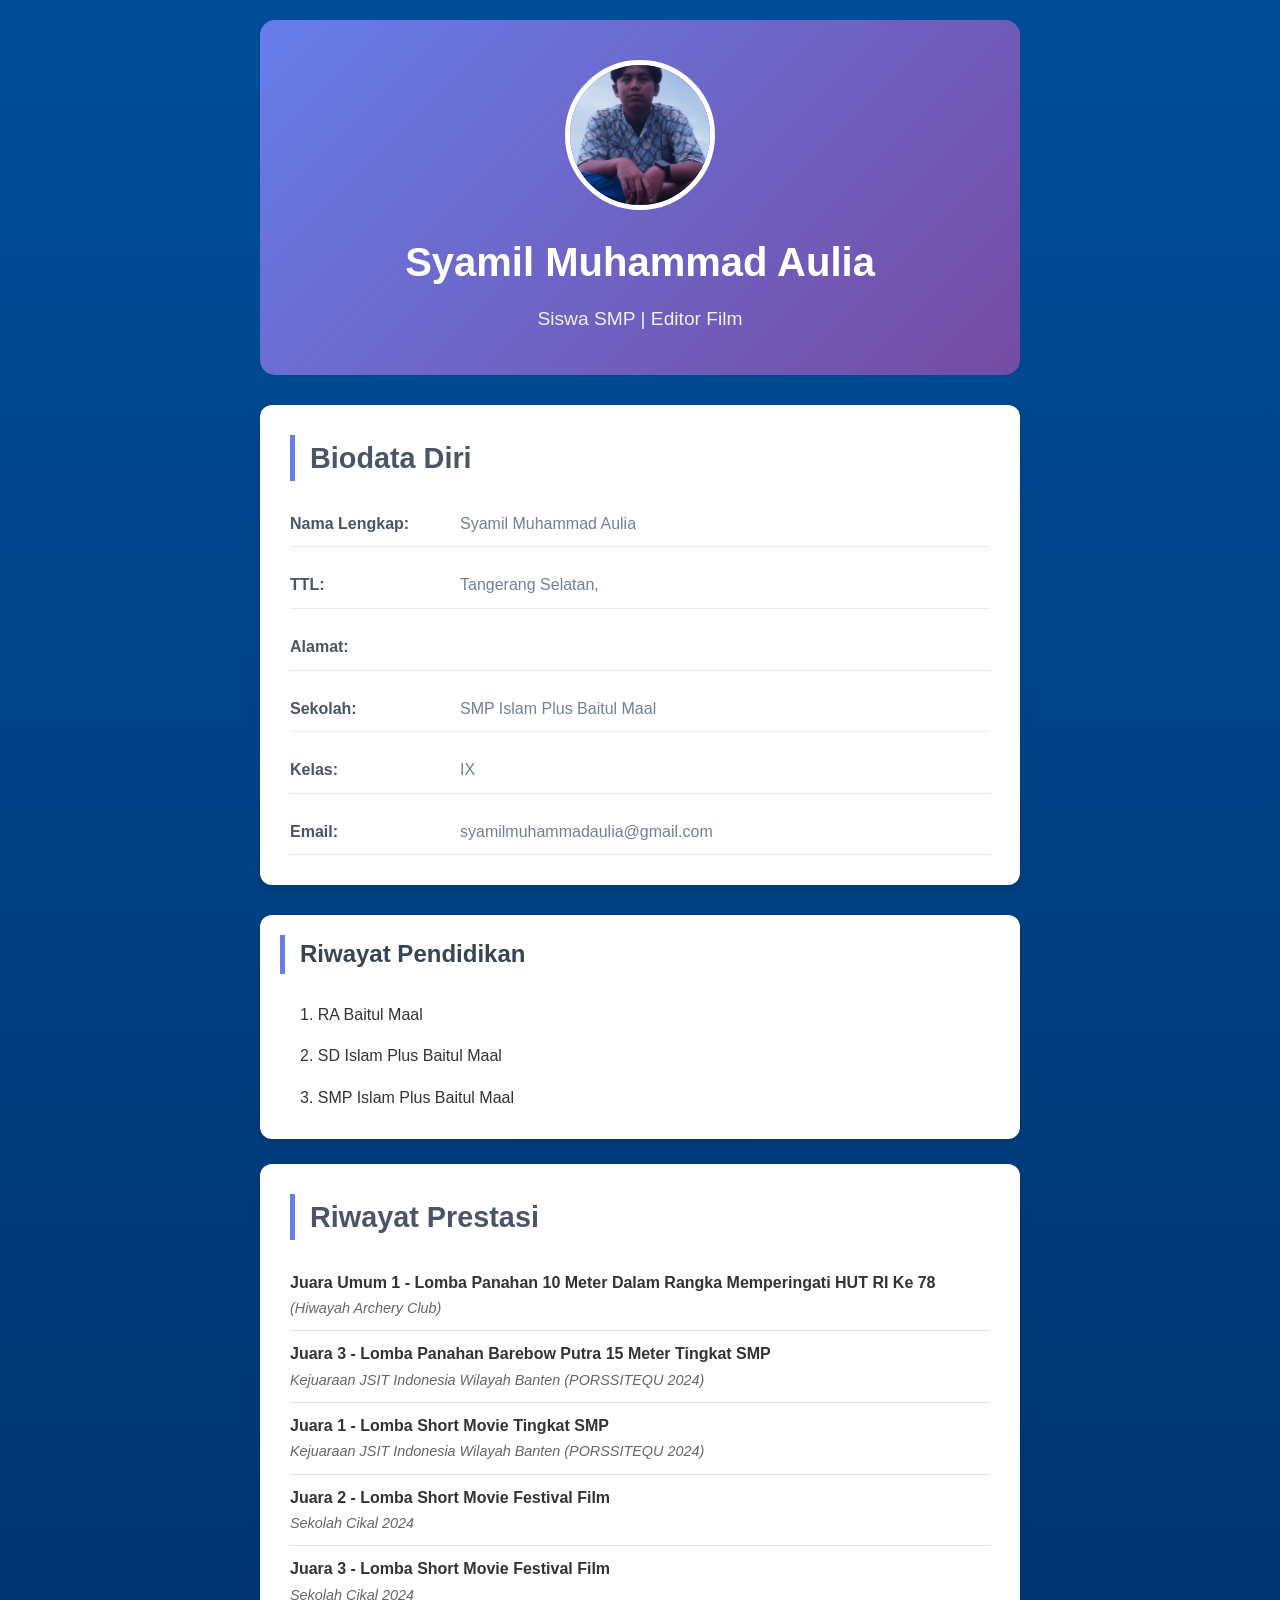
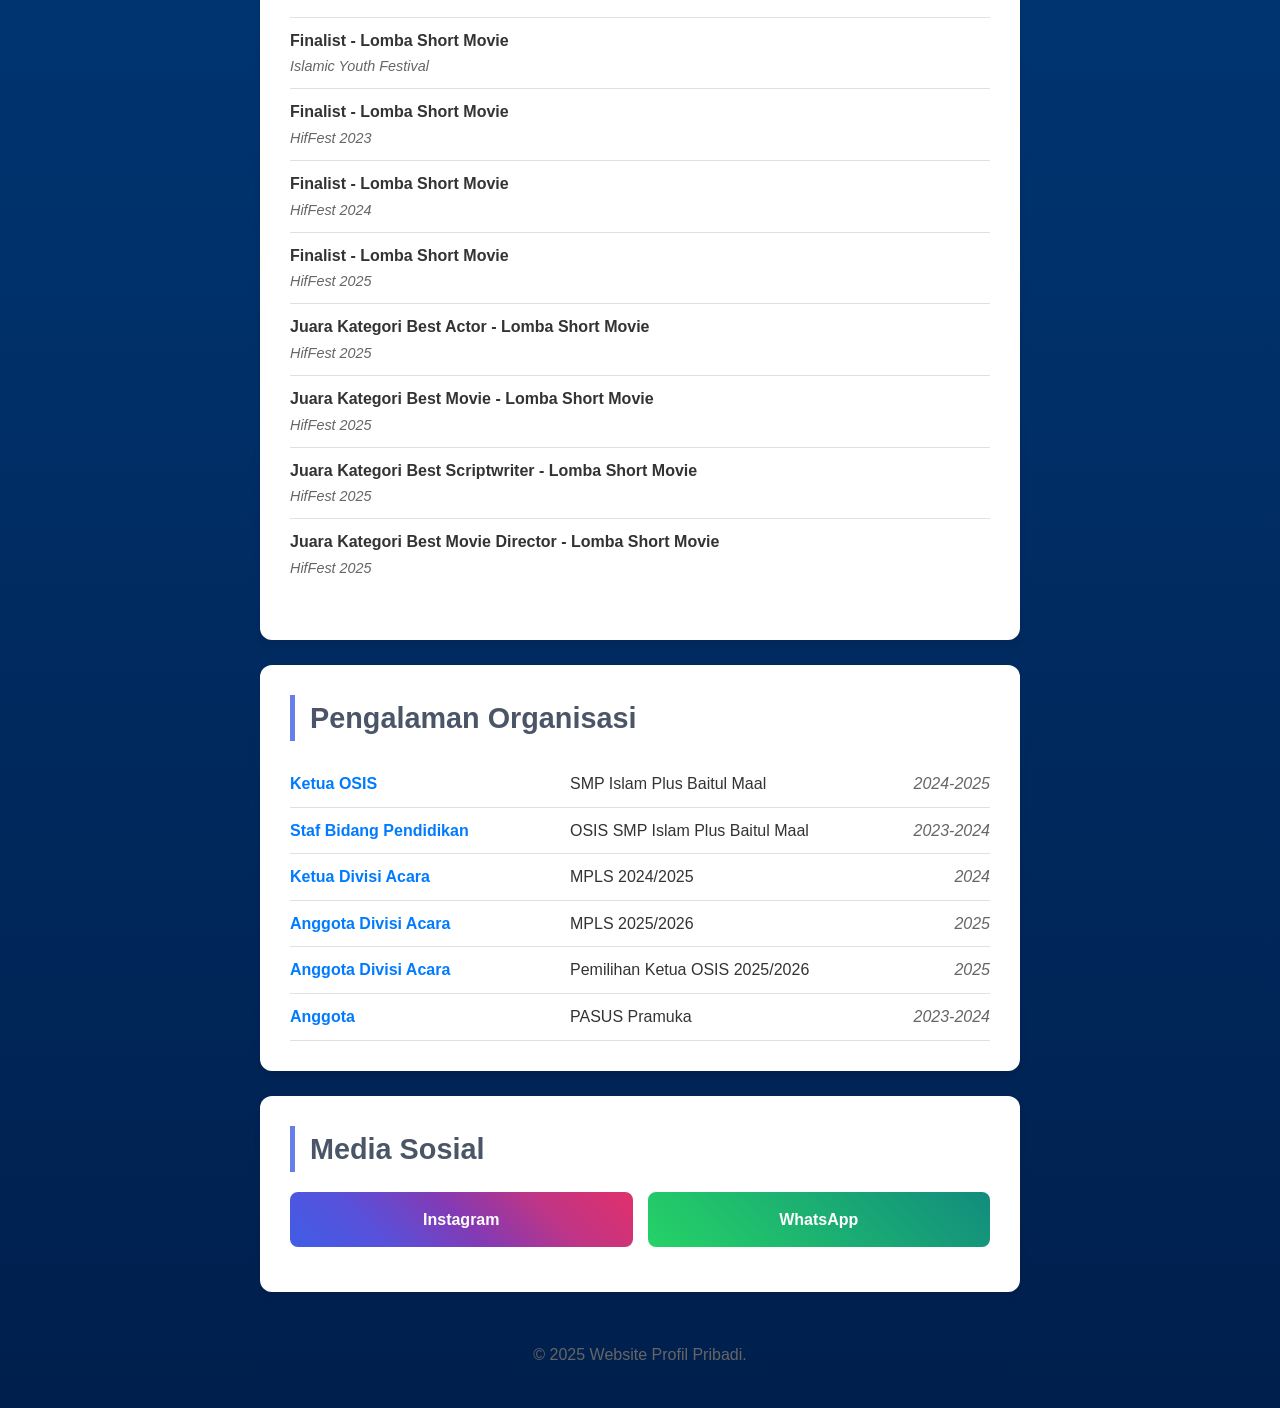
<file: index.html>
<!DOCTYPE html>
<html lang="id">
<head>
    <meta charset="UTF-8">
    <meta name="viewport" content="width=device-width, initial-scale=1.0">
    <title>Profil Pribadi</title>
    <link rel="stylesheet" href="style.css">
</head>
<body>
    <div class="container">
        <!-- Bagian Header dengan Foto Profil -->
        <header class="header">
            <div class="profile-img">
                <img src="P1010969.JPG" alt="Foto Profil">
            </div>
            <h1 class="nama">Syamil Muhammad Aulia</h1>
            <p class="tagline">Siswa SMP | Editor Film </p>
        </header>

        <!-- Bagian Biodata -->
        <section class="biodata">
            <h2>Biodata Diri</h2>
            <div class="info-grid">
                <div class="info-item">
                    <span class="label">Nama Lengkap:</span>
                    <span class="value">Syamil Muhammad Aulia</span>
                </div>
                <div class="info-item">
                    <span class="label">TTL:</span>
                    <span class="value">Tangerang Selatan,</span>
                </div>
                <div class="info-item">
                    <span class="label">Alamat:</span>
                    <span class="value"> </span>
                </div>
                <div class="info-item">
                    <span class="label">Sekolah:</span>
                    <span class="value">SMP Islam Plus Baitul Maal</span>
                </div>
                <div class="info-item">
                    <span class="label">Kelas:</span>
                    <span class="value">IX</span>
                </div>
                 <div class="info-item">
                    <span class="label">Email:</span>
                    <span class="value">syamilmuhammadaulia@gmail.com</span>
                </div>
            </div>
        </section>
        <!-- Bagian Riwayat Hidup -->
         <section class="riwayat-pendidikan">
    <h2>Riwayat Pendidikan</h2>
    
    <ol class="pendidikan-list">
        <li>RA Baitul Maal</li>
        <li>SD Islam Plus Baitul Maal</li>
        <li>SMP Islam Plus Baitul Maal</li>
    </ol>
    
</section>

        <!-- Bagian Prestasi Non Akademik -->
 <section class="riwayat-prestasi">
    <h2>Riwayat Prestasi</h2>
    
    <ul class="prestasi-list">
        <li>
            <span class="prestasi-nama">Juara Umum 1 - Lomba Panahan 10 Meter Dalam Rangka Memperingati HUT RI Ke 78</span>
            <span class="prestasi-detail">(Hiwayah Archery Club)</span>
        </li>
        <li>
            <span class="prestasi-nama">Juara 3 - Lomba Panahan Barebow Putra 15 Meter Tingkat SMP</span>
            <span class="prestasi-detail">Kejuaraan JSIT Indonesia Wilayah Banten (PORSSITEQU 2024)</span>
        </li>
        
        <li>
            <span class="prestasi-nama">Juara 1 - Lomba Short Movie Tingkat SMP</span>
            <span class="prestasi-detail">Kejuaraan JSIT Indonesia Wilayah Banten (PORSSITEQU 2024)</span>
        </li>
        <li>
            <span class="prestasi-nama">Juara 2 - Lomba Short Movie Festival Film</span>
            <span class="prestasi-detail">Sekolah Cikal 2024</span>
        </li>
        <li>
            <span class="prestasi-nama">Juara 3 - Lomba Short Movie Festival Film</span>
            <span class="prestasi-detail">Sekolah Cikal 2024</span>
        </li>
        
        <li>
            <span class="prestasi-nama">Finalist - Lomba Short Movie</span>
            <span class="prestasi-detail">Islamic Youth Festival</span>
        </li>
        <li>
            <span class="prestasi-nama">Finalist - Lomba Short Movie</span>
            <span class="prestasi-detail">HifFest 2023</span>
        </li>
        <li>
            <span class="prestasi-nama">Finalist - Lomba Short Movie</span>
            <span class="prestasi-detail">HifFest 2024</span>
        </li>
        <li>
            <span class="prestasi-nama">Finalist - Lomba Short Movie</span>
            <span class="prestasi-detail">HifFest 2025</span>
        </li>
        <li>
            <span class="prestasi-nama">Juara Kategori Best Actor - Lomba Short Movie</span>
            <span class="prestasi-detail">HifFest 2025</span>
        </li>

        <li>
            <span class="prestasi-nama">Juara Kategori Best Movie - Lomba Short Movie</span>
            <span class="prestasi-detail">HifFest 2025</span>
        </li>

        <li>
            <span class="prestasi-nama">Juara Kategori Best Scriptwriter - Lomba Short Movie</span>
            <span class="prestasi-detail">HifFest 2025</span>
        </li>

        <li>
            <span class="prestasi-nama">Juara Kategori Best Movie Director - Lomba Short Movie</span>
            <span class="prestasi-detail">HifFest 2025</span>
        </li>
    </ul>
    
</section>

        <!-- Bagian Pengalaman Organisasi -->
         <section class="Pengalaman-organisasi">
    <h2>Pengalaman Organisasi</h2>
    
    <ul class="organisasi-list">
        
        <li>
            <span class="jabatan">Ketua OSIS</span>
            <span class="organisasi-nama">SMP Islam Plus Baitul Maal</span>
            <span class="periode">2024-2025</span>
        </li>
        
        <li>
            <span class="jabatan">Staf Bidang Pendidikan</span>
            <span class="organisasi-nama">OSIS SMP Islam Plus Baitul Maal</span>
            <span class="periode">2023-2024</span>
        </li>

        <li>
            <span class="jabatan">Ketua Divisi Acara</span>
            <span class="organisasi-nama">MPLS 2024/2025</span>
            <span class="periode">2024</span>
        </li>
        <li>
            <span class="jabatan">Anggota Divisi Acara</span>
            <span class="organisasi-nama">MPLS 2025/2026</span>
            <span class="periode">2025</span>
        </li>
        <li>
            <span class="jabatan">Anggota Divisi Acara</span>
            <span class="organisasi-nama">Pemilihan Ketua OSIS 2025/2026</span>
            <span class="periode">2025</span>
        </li>
        
        <li>
            <span class="jabatan">Anggota</span>
            <span class="organisasi-nama">PASUS Pramuka</span>
            <span class="periode">2023-2024</span>
        </li>
        
    </ul>
</section>

        <!-- Bagian Media Sosial -->
        <section class="sosmed">
    <h2> Media Sosial</h2>
    <div class="sosmed-buttons">
        
        <a href="https://www.instagram.com/syamiiiiiiiiiil?igsh=MWMweTNlemkzdzg4dw==" class="sosmed-btn instagram">
            Instagram
        </a>
        
        <a href="https://wa.me/628996023111" class="sosmed-btn whatsapp">
            WhatsApp
        </a>
        
    </div>
</section>

        <footer class="footer">
            <p>© 2025 Website Profil Pribadi. </p>
        </footer>
    </div>
</body>
</html>
</file>
<file: style.css>
/* Reset dasar */
* {
    margin: 0;
    padding: 0;
    box-sizing: border-box;
}

body {
  font-family: 'Arial', sans-serif;
  line-height: 1.6;
  /* Gradasi dari Ungu Medium ke Ungu Sangat Tua */
  background-image: linear-gradient(to bottom, #004d99, #001f4d); 
  color: #fff;
}

.container {
    max-width: 800px;
    margin: 0 auto;
    padding: 20px;
}

/* HEADER */
.header {
    text-align: center;
    background: linear-gradient(135deg, #667eea 0%, #764ba2 100%);
    color: white;
    padding: 40px 20px;
    border-radius: 15px;
    margin-bottom: 30px;
}

.profile-img {
    width: 150px;
    height: 150px;
    margin: 0 auto 20px;
    border: 5px solid white;
    border-radius: 50%;
    overflow: hidden;
}

.profile-img img {
    width: 100%;
    height: 100%;
    object-fit: cover;
}

.nama {
    font-size: 2.5em;
    margin-bottom: 10px;
}

.tagline {
    font-size: 1.2em;
    opacity: 0.9;
}

/* SECTION UMUM */
section {
    background: white;
    padding: 30px;
    margin-bottom: 25px;
    border-radius: 12px;
    box-shadow: 0 4px 6px rgba(0,0,0,0.1);
}

h2 {
    color: #4a5568;
    margin-bottom: 20px;
    font-size: 1.8em;
    border-left: 5px solid #667eea;
    padding-left: 15px;
}

/* BIODATA */
.info-grid {
    display: grid; /* Tetap pertahankan grid untuk container utama, ini baik */
    gap: 15px;
}

.info-item {
    display: flex; /* Pertahankan Flexbox untuk baris */
    /* HAPUS: justify-content: space-between; */ 
    padding: 10px 0;
    border-bottom: 1px solid #e2e8f0;
}

.label {
    /* PENAMBAHAN KUNCI: Beri lebar tetap yang cukup untuk label terpanjang (misalnya, 150px) */
    width: 150px; 
    /* Pastikan lebar tidak menyusut saat ada ruang yang sempit */
    flex-shrink: 0; 
    font-weight: bold;
    color: #4a5568;
}

.value {
    /* Biarkan nilai mengisi sisa ruang */
    flex-grow: 1; 
    /* Beri sedikit jarak dari label */
    padding-left: 20px; 
    color: #718096;
}

/* RIWAYAT PENDIDIKAN */
/* Styling untuk seluruh Bagian Riwayat Pendidikan */
.riwayat-pendidikan {
    padding: 20px;
    margin-top: 30px;
}

/* Styling untuk Judul (H2) dengan Garis Biru Vertikal */
.riwayat-pendidikan h2 {
    display: flex; /* Untuk menyejajarkan elemen */
    align-items: center; 
    font-size: 24px;
    color: #36454F; /* Warna abu-abu gelap */
    margin-bottom: 20px;
}

/* Styling untuk Daftar Berurut (OL) */
.pendidikan-list {
    list-style-position: inside; /* Membuat angka penomoran sejajar dengan teks */
    padding-left: 0;
    margin-left: 0;
}

/* Styling untuk Setiap Item Daftar (LI) */
.pendidikan-list li {
    font-size: 16px;
    color: #333333; /* Warna teks gelap agar terlihat jelas */
    padding: 8px 0;
    margin-left: 20px; /* Memberi sedikit indentasi agar penomoran terlihat */
}

/* RIWAYAT PRESTASI NON AKADEMIK */
/* Styling untuk Daftar Prestasi (UL) */
.prestasi-list {
    list-style: none; /* Menghilangkan bullet points */
    padding: 0;
    margin: 0 0 20px 0; /* Memberi jarak di bawah daftar */
}

/* Styling untuk Setiap Item Prestasi (LI) */
.prestasi-list li {
    padding: 10px 0;
    /* Garis pemisah tipis di bawah setiap item */
    border-bottom: 1px solid #e0e0e0; 
    color: #333; /* Warna teks gelap agar terlihat jelas */
}

/* Menghilangkan garis pemisah pada item terakhir */
.prestasi-list li:last-child {
    border-bottom: none;
}

/* Styling untuk Nama Prestasi (Juara 1, Finalist, dll.) */
.prestasi-nama {
    font-weight: bold;
    display: block; /* Memaksa nama prestasi berada di barisnya sendiri */
    margin-bottom: 2px;
}

/* Styling untuk Detail/Penyelenggara */
.prestasi-detail {
    font-style: italic;
    color: #666; /* Warna abu-abu yang lembut */
    font-size: 0.9em; /* Ukuran sedikit lebih kecil */
    display: block; /* Memaksa detail berada di baris baru di bawah nama */
}

/* PENGALAMAN ORGANISASI */
/* Styling untuk seluruh Bagian Riwayat Organisasi */
.riwayat-organisasi {
    padding: 20px;
    margin-top: 30px;
}

/* Styling Judul (H2) - Gunakan styling garis biru yang sama seperti di bagian pendidikan */
.riwayat-organisasi h2 {
    /* Pastikan Anda menyalin styling h2 dari Riwayat Pendidikan di sini juga! */
    font-size: 24px;
    color: #36454F;
    margin-bottom: 20px;
}

/* Styling untuk Daftar Organisasi (UL) */
.organisasi-list {
    list-style: none; /* Menghilangkan bullet points */
    padding: 0;
    margin: 0; 
}

/* Styling untuk Setiap Item Organisasi (LI) */
.organisasi-list li {
    padding: 10px 0;
    border-bottom: 1px solid #e0e0e0; /* Garis pemisah */
    color: #333;
    font-size: 16px; 
    display: flex; /* Menggunakan Flexbox untuk penyejajaran horizontal */
    flex-wrap: wrap; /* Penting untuk mengizinkan wrap jika layarnya kecil */
}

/* 1. Menentukan Jabatan (Paling Menonjol) */
.organisasi-list .jabatan {
    font-weight: bold;
    color: #007bff; /* Memberi warna yang menonjol, seperti biru */
    flex: 0 0 40%; /* Mengambil 40% lebar (Atur sesuai selera) */
}

/* 2. Menentukan Nama Organisasi */
.organisasi-list .organisasi-nama {
    flex: 1 1 40%; /* Mengambil sisa lebar yang diperlukan */
    padding-right: 15px; /* Memberi jarak sebelum periode */
}

/* 3. Menentukan Periode (Paling Kanan) */
.organisasi-list .periode {
    flex: 0 0 20%; /* Mengambil 20% lebar (Atur sesuai selera) */
    text-align: right; /* Meletakkan periode di kanan */
    font-style: italic;
    color: #666;
}

/* Penyesuaian untuk item tanpa properti 'periode' */
.organisasi-list li:not(:has(.periode)) .organisasi-nama {
    flex: 1 1 60%;
    padding-right: 0;
}

/* SOSIAL MEDIA */
/* SOSIAL MEDIA */
.sosmed-desc {
    text-align: center;
    margin-bottom: 20px;
    color: #666;
}

.sosmed-buttons {
    display: grid;
    grid-template-columns: repeat(auto-fit, minmax(150px, 1fr));
    gap: 15px;
    margin-bottom: 15px;
}

.sosmed-btn {
    display: block;
    padding: 15px;
    text-align: center;
    text-decoration: none;
    border-radius: 8px;
    font-weight: bold;
    transition: all 0.3s ease;
    color: white;
}

/* KOREKSI: Koma ekstra telah dihapus di akhir */
.instagram { background: linear-gradient(45deg, #405DE6, #5851DB, #833AB4, #C13584, #E1306C); } 

.whatsapp { background: linear-gradient(45deg, #25D366, #128C7E); }

.sosmed-btn:hover {
    transform: translateY(-3px);
    box-shadow: 0 6px 12px rgba(0,0,0,0.2);
}

.note {
    text-align: center;
    font-size: 0.9em;
    color: #888;
    font-style: italic;
}
/* FOOTER */
.footer {
    text-align: center;
    padding: 20px;
    color: #666;
    margin-top: 30px;
}

/* RESPONSIVE */
@media (max-width: 600px) {
    .container {
        padding: 10px;
    }
    
    .nama {
        font-size: 2em;
    }
    
    .profile-img {
        width: 120px;
        height: 120px;
    }
    
    section {
        padding: 20px;
    }
    
    .info-item {
        flex-direction: column;
    }
    
    .sosmed-buttons {
        grid-template-columns: 1fr;
    }
}
</file>
